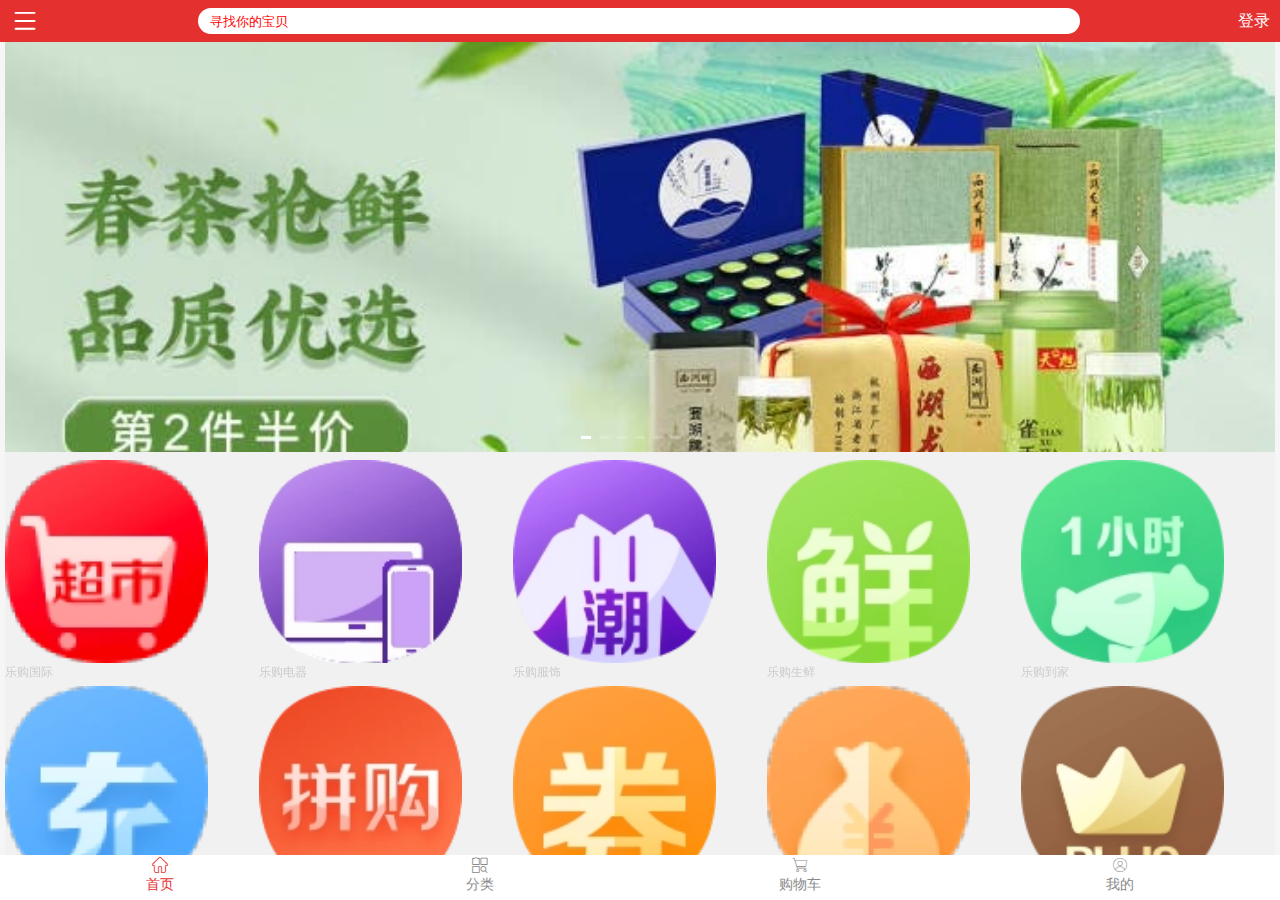
<file: index.html>
<!DOCTYPE html>
<html lang="en">

<head>
    <meta charset="UTF-8">
    <meta name="viewport" content="width=device-width, initial-scale=1.0">
    <title>Document</title>
    <!-- 引入重置样式 -->
    <link rel="stylesheet" href="./css/reset.css">
    <!-- 引入公共样式 -->
    <link rel="stylesheet" href="./css/common.css">
    <!-- 阿里巴巴矢量图 -->
    <link rel="stylesheet" href="./lib/iconfont/iconfont.css">
    <!-- 引入轮播css插件 -->
    <link rel="stylesheet" href="./lib/swiper/css/swiper.min.css">
    <!-- 引入当前css -->
    <link rel="stylesheet" href="./css/index.css">
</head>

<body>
    <!-- 头部 -->
    <header>
        <!-- 菜单 -->
        <span class="iconfont icon-caidan"></span>
        <!-- 搜索框 -->
        <input type="search" placeholder="寻找你的宝贝">
        <!-- 登录 -->
        <a href="#">登录</a>
    </header>
    <!-- 主体 -->
    <main class="main">
        <!-- 轮播图 -->
        <div class="swiper-container swiper1 banner">
            <div class="swiper-wrapper">
                <div class="swiper-slide">
                    <a href="#">
                        <img src="./images/banner01.dpg" alt="">
                    </a>
                </div>
                <div class="swiper-slide">
                    <a href="#">
                        <img src="./images/banner02.dpg" alt="" />
                    </a>
                </div>
                <div class="swiper-slide">
                    <a href="#">
                        <img src="./images/banner03.jpg" alt="" />
                    </a>
                </div>
                <div class="swiper-slide">
                    <a href="#">
                        <img src="./images/banner04.dpg" alt="" />
                    </a>
                </div>
                <div class="swiper-slide">
                    <a href="#">
                        <img src="./images/banner05.dpg" alt="" />
                    </a>
                </div>
                <div class="swiper-slide">
                    <a href="#">
                        <img src="./images/banner06.dpg" alt="" />
                    </a>
                </div>
                <div class="swiper-slide">
                    <a href="#">
                        <img src="./images/banner07.dpg" alt="" />
                    </a>
                </div>
            </div>
            <div class="swiper-pagination"></div>
        </div>
        <!-- nav -->
        <div class="swiper-container swiper2 nav">
            <div class="swiper-wrapper">
                <div class="swiper-slide">
                    <ul>
                        <li class="nav-item">
                            <a href="#">
                                <img src="./images/nav-icon-01.webp" alt="">
                                <p>乐购国际</p>
                            </a>
                        </li>
                        <li class="nav-item">
                            <a href="#">
                                <img src="./images/nav-icon-02.webp" alt="">
                                <p>乐购电器</p>
                            </a>
                        </li>
                        <li class="nav-item">
                            <a href="#">
                                <img src="./images/nav-icon-03.webp" alt="">
                                <p>乐购服饰</p>
                            </a>
                        </li>
                        <li class="nav-item">
                            <a href="#">
                                <img src="./images/nav-icon-04.webp" alt="">
                                <p>乐购生鲜</p>
                            </a>
                        </li>
                        <li class="nav-item">
                            <a href="#">
                                <img src="./images/nav-icon-05.webp" alt="">
                                <p>乐购到家</p>
                            </a>
                        </li>
                        <li class="nav-item">
                            <a href="#">
                                <img src="./images/nav-icon-06.webp" alt="">
                                <p>充值缴费</p>
                            </a>
                        </li>
                        <li class="nav-item">
                            <a href="#">
                                <img src="./images/nav-icon-07.webp" alt="">
                                <p>9.9元拼</p>
                            </a>
                        </li>
                        <li class="nav-item">
                            <a href="#">
                                <img src="./images/nav-icon-08.webp" alt="">
                                <p>领券</p>
                            </a>
                        </li>
                        <li class="nav-item">
                            <a href="#">
                                <img src="./images/nav-icon-09.webp" alt="">
                                <p>赚钱</p>
                            </a>
                        </li>
                        <li class="nav-item">
                            <a href="#">
                                <img src="./images/nav-icon-10.webp" alt="">
                                <p>PLUS会员</p>
                            </a>
                        </li>
                    </ul>
                </div>
                <div class="swiper-slide">
                    <ul>
                        <li class="nav-item">
                            <a href="#">
                                <img src="./images/nav-icon-01.webp" alt="">
                                <p>乐购国际</p>
                            </a>
                        </li>
                        <li class="nav-item">
                            <a href="#">
                                <img src="./images/nav-icon-02.webp" alt="">
                                <p>乐购电器</p>
                            </a>
                        </li>
                        <li class="nav-item">
                            <a href="#">
                                <img src="./images/nav-icon-03.webp" alt="">
                                <p>乐购服饰</p>
                            </a>
                        </li>
                        <li class="nav-item">
                            <a href="#">
                                <img src="./images/nav-icon-04.webp" alt="">
                                <p>乐购生鲜</p>
                            </a>
                        </li>
                        <li class="nav-item">
                            <a href="#">
                                <img src="./images/nav-icon-05.webp" alt="">
                                <p>乐购到家</p>
                            </a>
                        </li>
                        <li class="nav-item">
                            <a href="#">
                                <img src="./images/nav-icon-06.webp" alt="">
                                <p>充值缴费</p>
                            </a>
                        </li>
                        <li class="nav-item">
                            <a href="#">
                                <img src="./images/nav-icon-07.webp" alt="">
                                <p>9.9元拼</p>
                            </a>
                        </li>
                        <li class="nav-item">
                            <a href="#">
                                <img src="./images/nav-icon-08.webp" alt="">
                                <p>领券</p>
                            </a>
                        </li>
                        <li class="nav-item">
                            <a href="#">
                                <img src="./images/nav-icon-09.webp" alt="">
                                <p>赚钱</p>
                            </a>
                        </li>
                        <li class="nav-item">
                            <a href="#">
                                <img src="./images/nav-icon-10.webp" alt="">
                                <p>PLUS会员</p>
                            </a>
                        </li>
                    </ul>
                </div>
            </div>
            <!-- 如果需要分页器 -->
            <div class="swiper-pagination"></div>
        </div>
        <!-- 乐购秒杀 seckill -->
        <div class="seckill">
            <div class="seckill-title">
                <h1>乐购秒杀</h1>
                <p>8点场
                    <span>00:</span>
                    <span>36:</span>
                    <span>08</span>
                </p>
                
                <a href="#">更多秒杀<span class="iconfont icon-youjiantou-tianchong"></span></a>
            </div>
            <ul class="seckill-content">
                <li>
                    <a href="#">
                        <img src="./images/seckill-img01.dpg" alt="">
                        <p>￥1699</p>
                        <del>￥2699</del>
                    </a>
                </li>
                <li>
                    <a href="#">
                        <img src="./images/seckill-img02.dpg" alt="">
                        <p>￥1699</p>
                        <del>￥2699</del>
                    </a>
                </li>
                <li>
                    <a href="#">
                        <img src="./images/seckill-img03.dpg" alt="">
                        <p>￥1699</p>
                        <del>￥2699</del>
                    </a>
                </li>
                <li>
                    <a href="#">
                        <img src="./images/seckill-img04.dpg" alt="">
                        <p>￥1699</p>
                        <del>￥2699</del>
                    </a>
                </li>
            </ul>
        </div>
        <!-- 新人 newUser -->
        <div class="newUser">
            <img src="./images/new-user01.dpg" alt="">
            <img src="./images/new-user02.dpg" alt="">
        </div>
        <!-- 每日逛 daily-shopping -->
        <div class="daily-shopping">
            <div class="daily-shopping-title">
                <img src="./images/daily-shopping-title-img.dpg" alt="">
            </div>
            <div class="daily-shopping-list">
                <ul>
                    <li>
                        <a href="#">
                            <p class="p1">兔息星球</p>
                            <p class="p2">白条兔息购</p>
                            <img src="./images/daily-shopping-img01.dpg" alt="">
                        </a>
                    </li>
                    <li>
                        <a href="#">
                            <p class="p1">每日特价</p>
                            <p class="p2">9块9疯抢</p>
                            <img src="./images/daily-shopping-img02.dpg" alt="">
                        </a>
                    </li>
                    <li>
                        <a href="#">
                            <p class="p1">品牌闪购</p>
                            <p class="p2">汇大牌好价</p>
                            <img src="./images/daily-shopping-img03.dpg" alt="">
                        </a>
                    </li>
                    <li>
                        <a href="#">
                            <p class="p1">乐购直播</p>
                            <p class="p2">好货即可购买</p>
                            <img src="./images/daily-shopping-img04.dpg" alt="">
                        </a>
                    </li>
                    <li>
                        <a href="#">
                            <p class="p1">排行榜</p>
                            <p class="p2">热销推荐</p>
                            <img src="./images/daily-shopping-img05.dpg" alt="">
                        </a>
                    </li>
                    <li>
                        <a href="#">
                            <p class="p1">拍拍好物</p>
                            <p class="p2">二手优品</p>
                            <img src="./images/daily-shopping-img06.dpg" alt="">
                        </a>
                    </li>
                    <li>
                        <a href="#">
                            <p class="p1">新品首发</p>
                            <p class="p2">新品大赏</p>
                            <img src="./images/daily-shopping-img07.dpg" alt="">
                        </a>
                    </li>
                    <li>
                        <a href="#">
                            <p class="p1">发现好货</p>
                            <p class="p2">发现品质生活</p>
                            <img src="./images/daily-shopping-img08.dpg" alt="">
                        </a>
                    </li>
                </ul>
            </div>
        </div>
        <!-- 乐购快报 -->
        <div class="bulletion">
            <h2>乐购快报</h2>
            <div class="swiper-container swiper3">
                <div class="swiper-wrapper">
                    <div class="swiper-slide">
                        <p><span>HOT01</span>.首先加载插件，需要用到的文件有swiper.min.js和swiper.min.css文件。可下载Swiper文件或使用CDN。</p>
                    </div>
                    <div class="swiper-slide">
                        <p><span>HOT02</span>.首先加载插件，需要用到的文件有swiper.min.js和swiper.min.css文件。可下载Swiper文件或使用CDN。</p>
                    </div>
                    <div class="swiper-slide">
                        <p><span>HOT03</span>.首先加载插件，需要用到的文件有swiper.min.js和swiper.min.css文件。可下载Swiper文件或使用CDN。</p>
                    </div>
                </div>
            </div>
            <span>|更多</span>
        </div>
        <!-- 为你推荐 -->
        <div class="recommend-title">
            <img src="./images/recommend-title-img.png" alt="">
        </div>
        <ul class="recommend-list">
            <li>
                <a href="#">
                    <img src="./images/recommend-list-img01.webp" alt="">
                    <p>野狼军表钢带手表男士机械表 瑞士原装机械机芯 防水透底潜水表双历夜光
                        商务男士蓝黑綠水鬼手表V5.1 本色蓝面款-蓝光（晒单赠尼龙表带）
                    </p>
                    <p>
                        <span>￥3880</span>
                        <button>找相似</button>
                    </p>
                </a>
            </li>
            <li>
                <a href="#">
                    <img src="./images/recommend-list-img02.webp" alt="">
                    <p>野狼军表钢带手表男士机械表 瑞士原装机械机芯 防水透底潜水表双历夜光
                        商务男士蓝黑綠水鬼手表V5.1 本色蓝面款-蓝光（晒单赠尼龙表带）
                    </p>
                    <p>
                        <span>￥3880</span>
                        <button>找相似</button>
                    </p>
                </a>
            </li>
            <li>
                <a href="#">
                    <img src="./images/recommend-list-img03.webp" alt="">
                    <p>野狼军表钢带手表男士机械表 瑞士原装机械机芯 防水透底潜水表双历夜光
                        商务男士蓝黑綠水鬼手表V5.1 本色蓝面款-蓝光（晒单赠尼龙表带）
                    </p>
                    <p>
                        <span>￥3880</span>
                        <button>找相似</button>
                    </p>
                </a>
            </li>
            <li>
                <a href="#">
                    <img src="./images/recommend-list-img04.webp" alt="">
                    <p>野狼军表钢带手表男士机械表 瑞士原装机械机芯 防水透底潜水表双历夜光
                        商务男士蓝黑綠水鬼手表V5.1 本色蓝面款-蓝光（晒单赠尼龙表带）
                    </p>
                    <p>
                        <span>￥3880</span>
                        <button>找相似</button>
                    </p>
                </a>
            </li>
            <li>
                <a href="#">
                    <img src="./images/recommend-list-img05.webp" alt="">
                    <p>野狼军表钢带手表男士机械表 瑞士原装机械机芯 防水透底潜水表双历夜光
                        商务男士蓝黑綠水鬼手表V5.1 本色蓝面款-蓝光（晒单赠尼龙表带）
                    </p>
                    <p>
                        <span>￥3880</span>
                        <button>找相似</button>
                    </p>
                </a>
            </li>
            <li>
                <a href="#">
                    <img src="./images/recommend-list-img06.webp" alt="">
                    <p>野狼军表钢带手表男士机械表 瑞士原装机械机芯 防水透底潜水表双历夜光
                        商务男士蓝黑綠水鬼手表V5.1 本色蓝面款-蓝光（晒单赠尼龙表带）
                    </p>
                    <p>
                        <span>￥3880</span>
                        <button>找相似</button>
                    </p>
                </a>
            </li>
        </ul>
        <!-- 底线 -->
        <div class="bottom-line">
            <div class="line"></div>
            <div class="text">我也是有底线的</div>
            <div class="line"></div>
        </div>
    </main>
    <!-- 尾部 -->
    <footer class="footer">
        <div>
            <a href="index.html">
                <p class="iconfont icon-ziyuan active"></p>
                <p  class="active">首页</p>
            </a>
            
        </div>
        <div>
            <a href="category.html">
                <p class="iconfont icon-fenlei"></p>
                <p>分类</p>
            </a>
           
        </div>
        <div>
            <a href="car.html">
                <p class="iconfont icon-gouwuche"></p>
                <p>购物车</p>
            </a>
            
        </div>
        <div>
            <a href="my.html">
                <p class="iconfont icon-wode"></p>
                <p>我的</p>
            </a>
            
        </div>
    </footer>
</body>

</html>
<!-- 引入jq插件 -->
<script src="lib/jquery/jquery.js"></script>
<!-- 引入轮播插件 -->
<script src="lib/swiper/js/swiper.min.js"></script>
<!-- 引入当前页面js -->
<script src="js/index.js"></script>
</file>
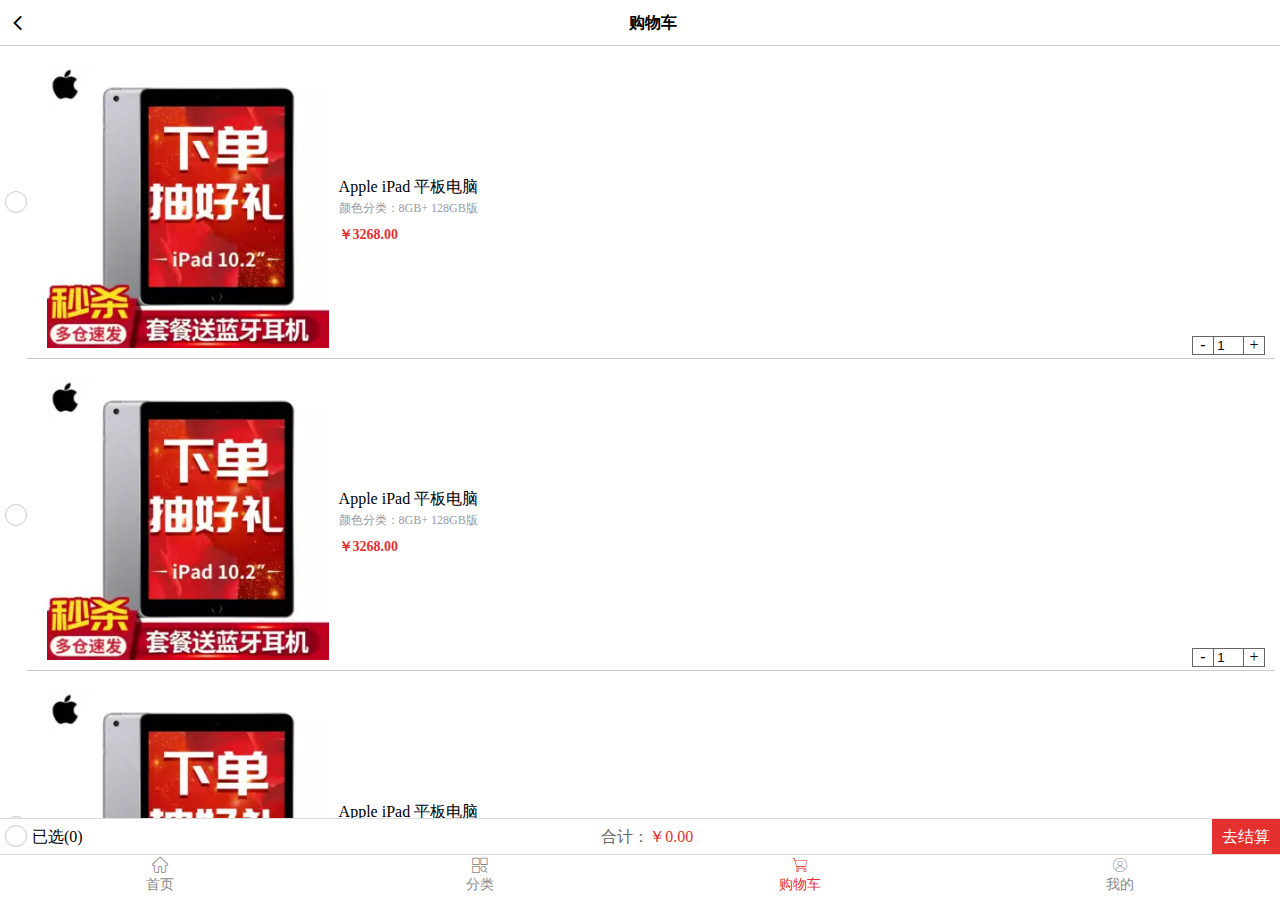
<file: car.html>
<!DOCTYPE html>
<html lang="en">

<head>
    <meta charset="UTF-8">
    <meta name="viewport" content="width=device-width, initial-scale=1.0">
    <title>Document</title>
    <!-- 引入重置样式 -->
    <link rel="stylesheet" href="./css/reset.css">
    <!-- 引入公共样式 -->
    <link rel="stylesheet" href="./css/common.css">
    <!-- 阿里巴巴矢量图 -->
    <link rel="stylesheet" href="./lib/iconfont/iconfont.css">
    <!-- 引入轮播css插件 -->
    <link rel="stylesheet" href="./lib/swiper/css/swiper.min.css">
    <!-- 引入当前css -->
    <link rel="stylesheet" href="./css/car.css">
</head>

<body>
    <!-- 头部 -->
    <header class="header">
        <span class="iconfont icon-arrow-left"></span>
        <p>购物车</p>
    </header>
    <!-- 主体 -->
    <main class="main">
        <!-- 购物车 -->
        <ul class="car-list">
            <li>
                <label class="checkbox">
                    <input type="checkbox" class="sigSel">
                    <span>✔</span>
                </label>
                <div class="content">
                    <img src="./images/shop-list-img01.webp" alt="">
                    <div>
                        <p class="p1">Apple iPad 平板电脑</p>
                        <p class="p2">颜色分类：8GB+ 128GB版</p>
                        <span>￥<span class="price">3268.00</span></span>      
                        <div class="reAdd">
                            <div class="reNum">-</div>
                            <input type="number" value="1" class="proNum">
                            <div class="addNum">+</div>
                        </div>                       
                    </div>
                </div>
            </li>
            <li>
                <label class="checkbox">
                    <input type="checkbox" class="sigSel">
                    <span>✔</span>
                </label>
                <div class="content">
                    <img src="./images/shop-list-img01.webp" alt="">
                    <div>
                        <p class="p1">Apple iPad 平板电脑</p>
                        <p class="p2">颜色分类：8GB+ 128GB版</p>
                        <span>￥<span class="price">3268.00</span></span>      
                        <div class="reAdd">
                            <div class="reNum">-</div>
                            <input type="number" value="1" class="proNum">
                            <div class="addNum">+</div>
                        </div> 
                        
                    </div>
                </div>
            </li>
            <li>
                <label class="checkbox">
                    <input type="checkbox" class="sigSel">
                    <span>✔</span>
                </label>
                <div class="content">
                    <img src="./images/shop-list-img01.webp" alt="">
                    <div>
                        <p class="p1">Apple iPad 平板电脑</p>
                        <p class="p2">颜色分类：8GB+ 128GB版</p>
                        <span>￥<span class="price">3268.00</span></span>      
                        <div class="reAdd">
                            <div class="reNum">-</div>
                            <input type="number" value="1" class="proNum">
                            <div class="addNum">+</div>
                        </div> 
                        
                    </div>
                </div>
            </li>
            <li>
                <label class="checkbox">
                    <input type="checkbox" class="sigSel">
                    <span>✔</span>
                </label>
                <div class="content">
                    <img src="./images/shop-list-img01.webp" alt="">
                    <div>
                        <p class="p1">Apple iPad 平板电脑</p>
                        <p class="p2">颜色分类：8GB+ 128GB版</p>
                        <span>￥<span class="price">3268.00</span></span>      
                        <div class="reAdd">
                            <div class="reNum">-</div>
                            <input type="number" value="1" class="proNum">
                            <div class="addNum">+</div>
                        </div> 
                        
                    </div>
                </div>
            </li>
        </ul>
        <!-- 底线 -->
        <div class="bottom-line">
            <div class="line"></div>
            <div class="text">我也是有底线的</div>
            <div class="line"></div>
        </div>
    </main>
    <!-- 结算 -->
    <div class="account">
        <label class="checkbox">
            <input type="checkbox" class="allSel">
            <span>✔</span>
        </label>
        <div>已选(<span class="allNum">0</span>)</div>
        <div>合计：<span>￥</span><span class="allPrice">0.00</span></div>
        <a href="#">去结算</a>
    </div>
    <!-- 尾部 -->
    <footer class="footer">
        <div>
            <a href="index.html">
                <p class="iconfont icon-ziyuan"></p>
                <p>首页</p>
            </a>

        </div>
        <div>
            <a href="category.html">
                <p class="iconfont icon-fenlei"></p>
                <p>分类</p>
            </a>

        </div>
        <div>
            <a href="car.html">
                <p class="iconfont icon-gouwuche active"></p>
                <p class="active">购物车</p>
            </a>

        </div>
        <div>
            <a href="my.html">
                <p class="iconfont icon-wode"></p>
                <p>我的</p>
            </a>

        </div>
    </footer>
</body>

</html>
<!-- 引入jq插件 -->
<script src="lib/jquery/jquery.js"></script>
<!-- common.js -->
<script src="js/common.js"></script>
<!-- 引入当前页面js -->
<script src="js/car.js"></script>
</file>
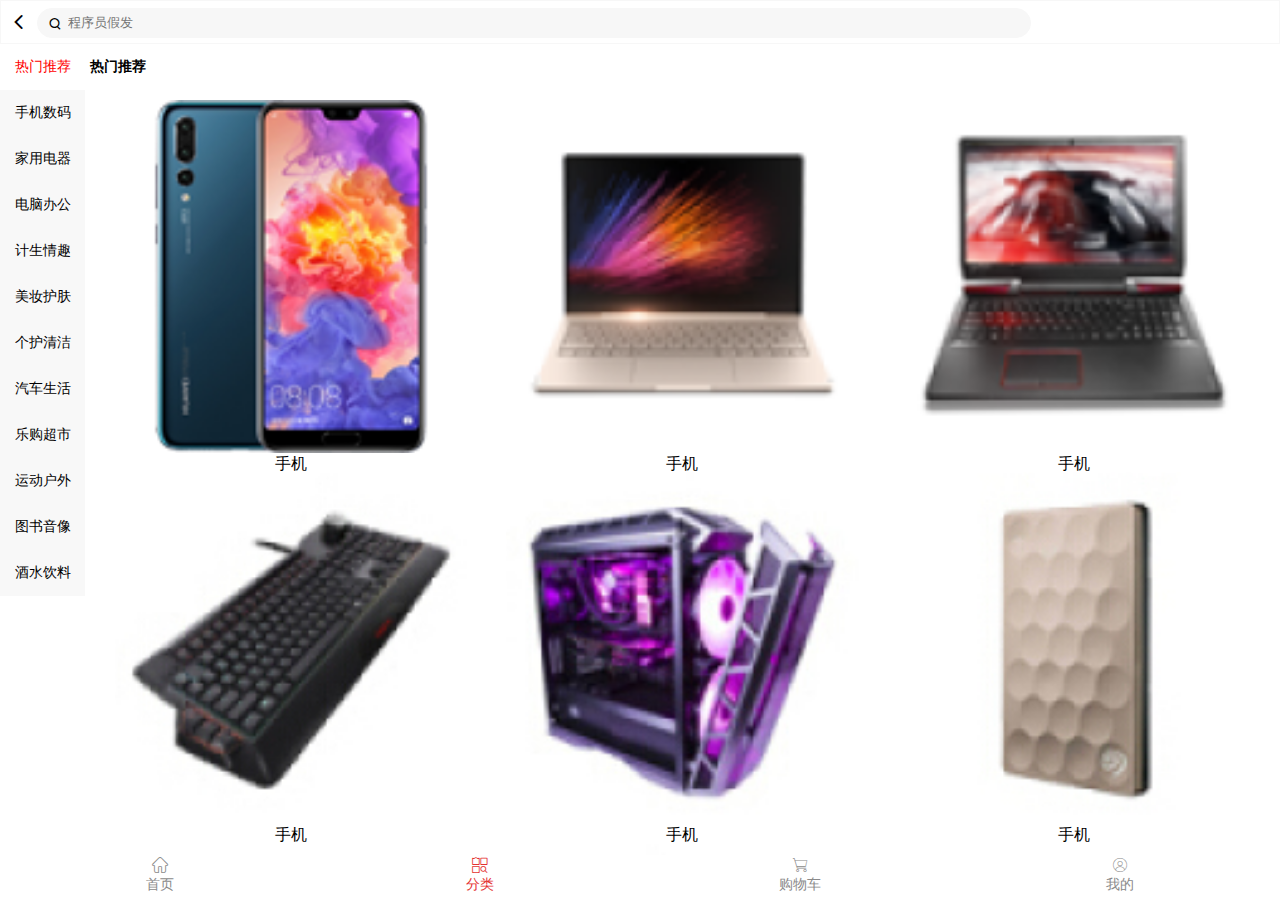
<file: category.html>
<!DOCTYPE html>
<html lang="en">
<head>
    <meta charset="UTF-8">
    <meta name="viewport" content="width=device-width, initial-scale=1.0">
    <title>Document</title>
    <!-- 引入重置样式 -->
    <link rel="stylesheet" href="./css/reset.css">
    <!-- 引入公共样式 -->
    <link rel="stylesheet" href="./css/common.css">
    <!-- 阿里巴巴矢量图 -->
    <link rel="stylesheet" href="./lib/iconfont/iconfont.css">
    <!-- 引入当前css -->
    <link rel="stylesheet" href="./css/category.css">
</head>
<body>
    <!-- 头部 -->
    <header class="header">
        <span class="iconfont icon-arrow-left"></span>
        <div>
            <span class="iconfont icon-sousuo"></span>
            <input type="text" placeholder="程序员假发" class="search-key">
        </div>
    </header>
    <!-- 主体 -->
    <main class="main">
        <!-- 左边菜单 -->   
        <ul class="cate-left">
            <li class="active"><a href="#cate1">热门推荐</a></li>
            <li><a href="#cate2">手机数码</a></li>
            <li><a href="#cate3">家用电器</a></li>
            <li><a href="#cate4">电脑办公</a></li>
            <li><a href="#">计生情趣</a></li>
            <li><a href="#">美妆护肤</a></li>
            <li><a href="#">个护清洁</a></li>
            <li><a href="#">汽车生活</a></li>
            <li><a href="#">乐购超市</a></li>
            <li><a href="#">运动户外</a></li>
            <li><a href="#">图书音像</a></li>
            <li><a href="#">酒水饮料</a></li>
        </ul> 
        <!-- 右边 -->
        <ul class="cate-right">
            <li>
                <h3 id="cate1">热门推荐</h3>
                <ul>
                    <li>
                        <a href="#">
                            <img src="./images/cagegory-img01.png" alt="">
                            <p>手机</p>
                        </a>
                    </li>
                    <li>
                        <a href="#">
                            <img src="./images/cagegory-img02.png" alt="">
                            <p>手机</p>
                        </a>
                    </li>
                    <li>
                        <a href="#">
                            <img src="./images/cagegory-img03.png" alt="">
                            <p>手机</p>
                        </a>
                    </li>
                    <li>
                        <a href="#">
                            <img src="./images/cagegory-img04.png" alt="">
                            <p>手机</p>
                        </a>
                    </li>
                    <li>
                        <a href="#">
                            <img src="./images/cagegory-img05.png" alt="">
                            <p>手机</p>
                        </a>
                    </li>
                    <li>
                        <a href="#">
                            <img src="./images/cagegory-img06.png" alt="">
                            <p>手机</p>
                        </a>
                    </li>
                    <li>
                        <a href="#">
                            <img src="./images/cagegory-img07.png" alt="">
                            <p>手机</p>
                        </a>
                    </li>
                    <li>
                        <a href="#">
                            <img src="./images/cagegory-img08.png" alt="">
                            <p>手机</p>
                        </a>
                    </li>
                    <li>
                        <a href="#">
                            <img src="./images/cagegory-img09.png" alt="">
                            <p>手机</p>
                        </a>
                    </li>
                </ul>
            </li>
            <li>
                <h3 id="cate2">手机数码</h3>
                <ul>
                    <li>
                        <a href="#">
                            <img src="./images/cagegory-img01.png" alt="">
                            <p>手机</p>
                        </a>
                    </li>
                    <li>
                        <a href="#">
                            <img src="./images/cagegory-img02.png" alt="">
                            <p>手机</p>
                        </a>
                    </li>
                    <li>
                        <a href="#">
                            <img src="./images/cagegory-img03.png" alt="">
                            <p>手机</p>
                        </a>
                    </li>
                    <li>
                        <a href="#">
                            <img src="./images/cagegory-img04.png" alt="">
                            <p>手机</p>
                        </a>
                    </li>
                    <li>
                        <a href="#">
                            <img src="./images/cagegory-img05.png" alt="">
                            <p>手机</p>
                        </a>
                    </li>
                    <li>
                        <a href="#">
                            <img src="./images/cagegory-img06.png" alt="">
                            <p>手机</p>
                        </a>
                    </li>
                    <li>
                        <a href="#">
                            <img src="./images/cagegory-img07.png" alt="">
                            <p>手机</p>
                        </a>
                    </li>
                    <li>
                        <a href="#">
                            <img src="./images/cagegory-img08.png" alt="">
                            <p>手机</p>
                        </a>
                    </li>
                    <li>
                        <a href="#">
                            <img src="./images/cagegory-img09.png" alt="">
                            <p>手机</p>
                        </a>
                    </li>
                </ul>
            </li>
            <li>
                <h3 id="cate3">家用电器</h3>
                <ul>
                    <li>
                        <a href="#">
                            <img src="./images/cagegory-img01.png" alt="">
                            <p>手机</p>
                        </a>
                    </li>
                    <li>
                        <a href="#">
                            <img src="./images/cagegory-img02.png" alt="">
                            <p>手机</p>
                        </a>
                    </li>
                    <li>
                        <a href="#">
                            <img src="./images/cagegory-img03.png" alt="">
                            <p>手机</p>
                        </a>
                    </li>
                    <li>
                        <a href="#">
                            <img src="./images/cagegory-img04.png" alt="">
                            <p>手机</p>
                        </a>
                    </li>
                    <li>
                        <a href="#">
                            <img src="./images/cagegory-img05.png" alt="">
                            <p>手机</p>
                        </a>
                    </li>
                    <li>
                        <a href="#">
                            <img src="./images/cagegory-img06.png" alt="">
                            <p>手机</p>
                        </a>
                    </li>
                    <li>
                        <a href="#">
                            <img src="./images/cagegory-img07.png" alt="">
                            <p>手机</p>
                        </a>
                    </li>
                    <li>
                        <a href="#">
                            <img src="./images/cagegory-img08.png" alt="">
                            <p>手机</p>
                        </a>
                    </li>
                    <li>
                        <a href="#">
                            <img src="./images/cagegory-img09.png" alt="">
                            <p>手机</p>
                        </a>
                    </li>
                </ul>
            </li>
            <li>
                <h3 id="cate4">电脑办公</h3>
                <ul>
                    <li>
                        <a href="#">
                            <img src="./images/cagegory-img01.png" alt="">
                            <p>手机</p>
                        </a>
                    </li>
                    <li>
                        <a href="#">
                            <img src="./images/cagegory-img02.png" alt="">
                            <p>手机</p>
                        </a>
                    </li>
                    <li>
                        <a href="#">
                            <img src="./images/cagegory-img03.png" alt="">
                            <p>手机</p>
                        </a>
                    </li>
                    <li>
                        <a href="#">
                            <img src="./images/cagegory-img04.png" alt="">
                            <p>手机</p>
                        </a>
                    </li>
                    <li>
                        <a href="#">
                            <img src="./images/cagegory-img05.png" alt="">
                            <p>手机</p>
                        </a>
                    </li>
                    <li>
                        <a href="#">
                            <img src="./images/cagegory-img06.png" alt="">
                            <p>手机</p>
                        </a>
                    </li>
                    <li>
                        <a href="#">
                            <img src="./images/cagegory-img07.png" alt="">
                            <p>手机</p>
                        </a>
                    </li>
                    <li>
                        <a href="#">
                            <img src="./images/cagegory-img08.png" alt="">
                            <p>手机</p>
                        </a>
                    </li>
                    <li>
                        <a href="#">
                            <img src="./images/cagegory-img09.png" alt="">
                            <p>手机</p>
                        </a>
                    </li>
                </ul>
            </li>
        </ul>
    </main>
    <!-- 尾部 -->
    <footer class="footer">
        <div>
            <a href="index.html">
                <p class="iconfont icon-ziyuan"></p>
                <p>首页</p>
            </a>
            
        </div>
        <div>
            <a href="category.html">
                <p class="iconfont icon-fenlei active"></p>
                <p class="active">分类</p>
            </a>
           
        </div>
        <div>
            <a href="car.html">
                <p class="iconfont icon-gouwuche"></p>
                <p>购物车</p>
            </a>
            
        </div>
        <div>
            <a href="my.html">
                <p class="iconfont icon-wode"></p>
                <p>我的</p>
            </a>
            
        </div>
    </footer>
</body>
</html>
<!-- 引入jq插件 -->
<script src="lib/jquery/jquery.js"></script>
<!-- common.js -->
<script src="js/common.js"></script>
<!-- 引入当前页面js -->
<script src="js/category.js"></script>
</file>
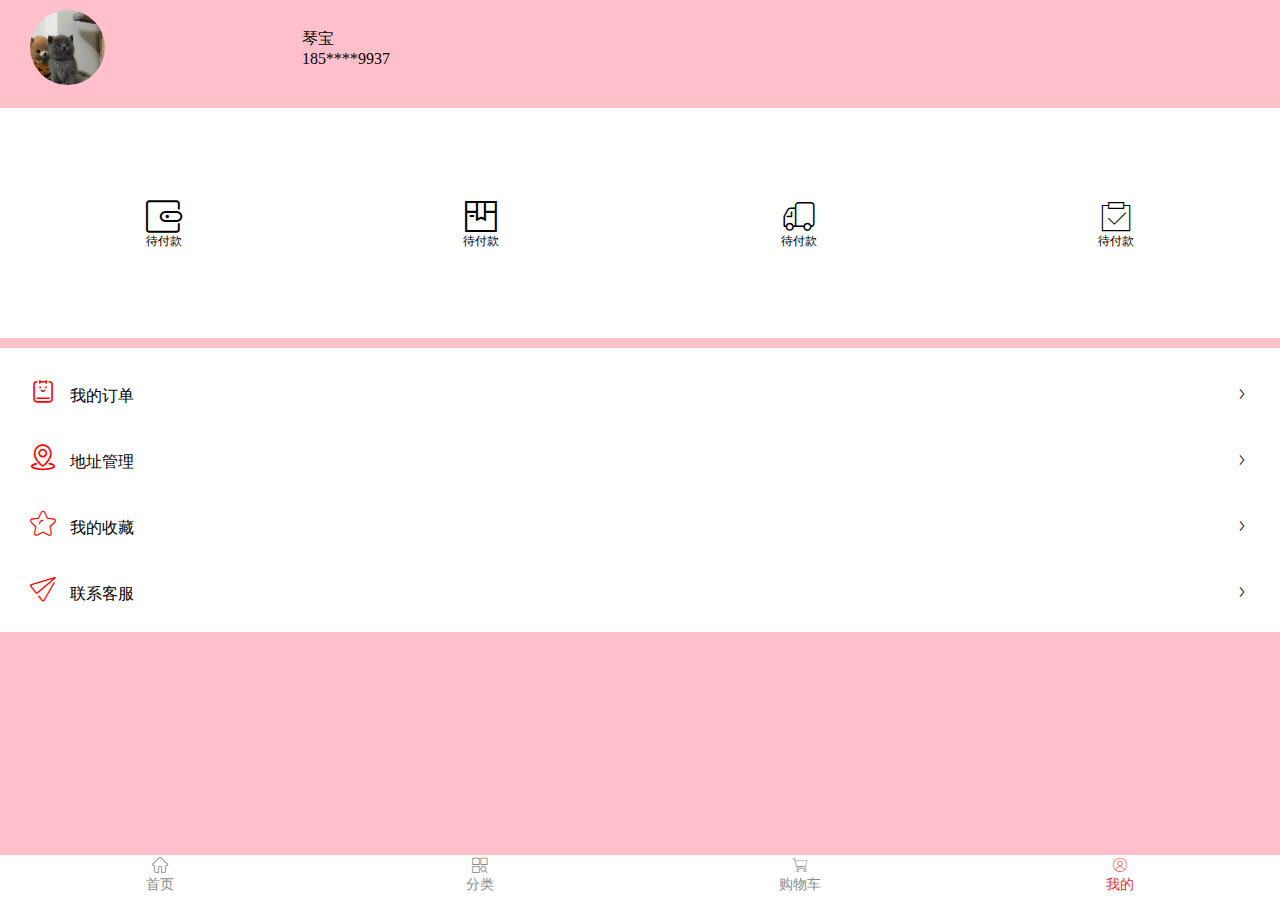
<file: my.html>
<!DOCTYPE html>
<html lang="en">

<head>
    <meta charset="UTF-8">
    <meta name="viewport" content="width=device-width, initial-scale=1.0">
    <title>Document</title>
    <!-- 引入重置样式 -->
    <link rel="stylesheet" href="./css/reset.css">
    <!-- 引入公共样式 -->
    <link rel="stylesheet" href="./css/common.css">
    <!-- 阿里巴巴矢量图 -->
    <link rel="stylesheet" href="./lib/iconfont/iconfont.css">
    <!-- 引入插件css -->
    <link rel="stylesheet" href="./css/myheadjq.css">
    <!-- 引入当前css -->
    <link rel="stylesheet" href="./css/my.css">
</head>

<body>
    <!-- 顶端 -->
    <div class="top">
        <div class="box">
            <div class="ft_img" id="ft_img">
                <img src="./images/02.png" class="t_img" />
            </div>
            <div class="s_box" id="sbox">
                <div class="header">
                    <p>设置头像</p>
                    <span class="close" id="close">x</span>
                </div>
                <hr width="80%" color="#e0e0eb" />
                <div id="t_img">
                    <img src="./images/01.png" />
                    <img src="./images/02.png" />
                </div>
                <hr width="80%" color="#e0e0eb" />
                <div class="bt_box">
                    <input type="file" name="file0" id="file0" accept="image/*" />
                    <a class="gb" href="javascript:" id="hide">关闭</a>
                    <a class="queren" href="javascript:" id="but">保存头像</a>
                </div>
            </div>
        </div>
        <div>
            <p>琴宝</p>
            <p>185****9937</p>
        </div>
    </div>
    <!-- 主体 -->
    <main class="main">     
        <!-- order-info -->
        <ul class="order-info">
            <li>
                <a href="#">
                    <p class="iconfont icon-daifukuan"></p>
                    <p>待付款</p>
                </a>
            </li>
            <li>
                <a href="#">
                    <p class="iconfont icon-daifahuo"></p>
                    <p>待付款</p>
                </a>
            </li>
            <li>
                <a href="#">
                    <p class="iconfont icon-daishouhuo-"></p>
                    <p>待付款</p>
                </a>
            </li>
            <li>
                <a href="#">
                    <p class="iconfont icon-yiwancheng"></p>
                    <p>待付款</p>
                </a>
            </li>
        </ul>
        <!-- function-list -->
        <ul class="function-list">
            <li>
                <a href="#">
                    <div>
                        <span class="iconfont icon-shouye"></span>
                        <span>我的订单</span>
                    </div>
                    <span class="iconfont icon-youjiantou"></span>
                </a>
            </li>
            <li>
                <a href="#">
                    <div>
                        <span class="iconfont icon-dizhi"></span>
                        <span>地址管理</span>
                    </div>
                    <span class="iconfont icon-youjiantou"></span>
                </a>
            </li>
            <li>
                <a href="#">
                    <div>
                        <span class="iconfont icon-shoucang"></span>
                        <span>我的收藏</span>
                    </div>
                    <span class="iconfont icon-youjiantou"></span>
                </a>
            </li>
            <li>
                <a href="#">
                    <div>
                        <span class="iconfont icon-lianxiwomen"></span>
                        <span>联系客服</span>
                    </div>
                    <span class="iconfont icon-youjiantou"></span>
                </a>
            </li>
        </ul>
    </main>
    <!-- 尾部 -->
    <footer class="footer">
        <div>
            <a href="index.html">
                <p class="iconfont icon-ziyuan"></p>
                <p>首页</p>
            </a>

        </div>
        <div>
            <a href="category.html">
                <p class="iconfont icon-fenlei"></p>
                <p>分类</p>
            </a>

        </div>
        <div>
            <a href="car.html">
                <p class="iconfont icon-gouwuche"></p>
                <p>购物车</p>
            </a>

        </div>
        <div>
            <a href="my.html">
                <p class="iconfont icon-wode active"></p>
                <p class="active">我的</p>
            </a>

        </div>
    </footer>
</body>

</html>
<!-- 引入jq插件 -->
<script src="lib/jquery/jquery.js"></script>

<!-- 引入当前页面js -->
<script src="js/my.js"></script>
</file>
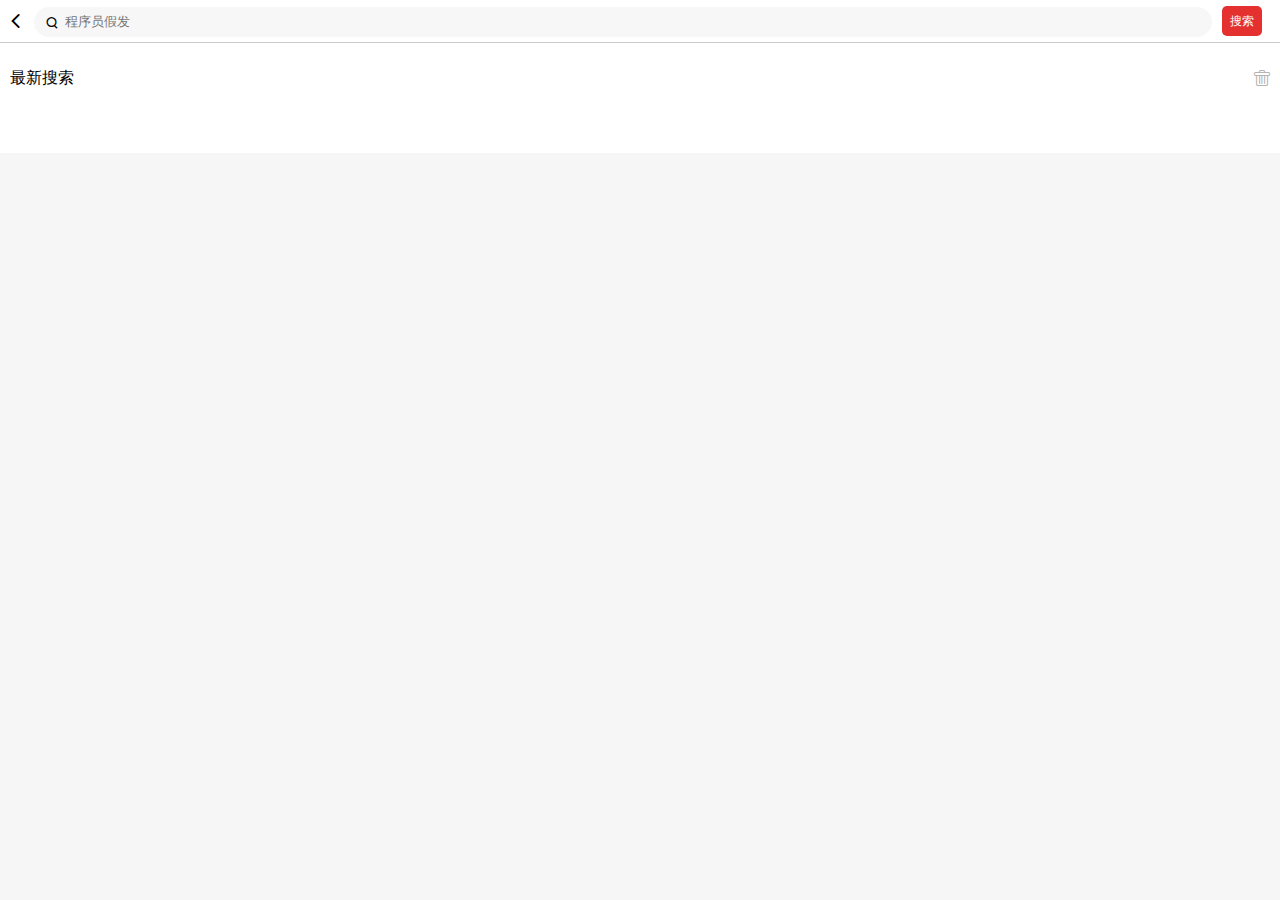
<file: search.html>
<!DOCTYPE html>
<html lang="en">

<head>
    <meta charset="UTF-8">
    <meta name="viewport" content="width=device-width, initial-scale=1.0">
    <title>Document</title>
    <!-- 引入重置样式 -->
    <link rel="stylesheet" href="./css/reset.css">
    <!-- 引入公共样式 -->
    <link rel="stylesheet" href="./css/common.css">
    <!-- 阿里巴巴矢量图 -->
    <link rel="stylesheet" href="./lib/iconfont/iconfont.css">
    <!-- 引入当前css -->
    <link rel="stylesheet" href="./css/search.css">
</head>

<body>
    <!-- 头部 -->
    <header class="header">
        <span class="iconfont icon-arrow-left"></span>
        <div>
            <span class="iconfont icon-sousuo" id="back"></span>
            <input type="text" placeholder="程序员假发" id="kw">
        </div>
        <button type="button" id="kw-btn">搜索</button>
    </header>
    <main class="main">
        <!-- 历史纪录 -->
        <div class="history-content">
            <div>
                <p>最新搜索</p>
                <span class="iconfont icon-shanchu" id="delete"></span>
            </div>
            <ul class="search-list">
                         
            </ul>
        </div>
    </main>

</body>

</html>
<!-- 引入jq插件 -->
<script src="lib/jquery/jquery.js"></script>
<!-- 引入当前页面js -->
<script src="js/search.js"></script>
<!-- common -->
<script src="js/common.js"></script>
</file>
<file: css/common.css>
html,
body {
    height: 100%;
}

body {
    background-color: #f6f6f6;
    display: flex;
    flex-direction: column;
}


/* 底线 */
.bottom-line{
    display: flex;
    margin: 15px 0;
}
.bottom-line .line{
    border-bottom:1px solid #ccc;
    flex:1;
    margin-bottom: 5px;
}
.bottom-line .text{
    font-size: 12px;
    color:#333;
    margin: 0 5px;
}
/* 尾部开始 */
footer {
    display: flex;
    height: 45px;
    background-color: white;
}
footer div {
    width: 25%;
}

footer div p {
    text-align: center;
    color: #8a8a8a;
    line-height: 20px;
    font-size: 14px;
}
footer .active{
    color:#E43130;
}
</file>
<file: lib/iconfont/iconfont.css>
@font-face {font-family: "iconfont";
  src: url('iconfont.eot?t=1585323217645'); /* IE9 */
  src: url('iconfont.eot?t=1585323217645#iefix') format('embedded-opentype'), /* IE6-IE8 */
  url('[data-uri]') format('woff2'),
  url('iconfont.woff?t=1585323217645') format('woff'),
  url('iconfont.ttf?t=1585323217645') format('truetype'), /* chrome, firefox, opera, Safari, Android, iOS 4.2+ */
  url('iconfont.svg?t=1585323217645#iconfont') format('svg'); /* iOS 4.1- */
}

.iconfont {
  font-family: "iconfont" !important;
  font-size: 16px;
  font-style: normal;
  -webkit-font-smoothing: antialiased;
  -moz-osx-font-smoothing: grayscale;
}

.icon-shanchu:before {
  content: "\e6a3";
}

.icon-shouye:before {
  content: "\e626";
}

.icon-lvsefenkaicankaoxianban-:before {
  content: "\e613";
}

.icon-youjiantou:before {
  content: "\e618";
}

.icon-shoucang:before {
  content: "\e627";
}

.icon-dizhi:before {
  content: "\e614";
}

.icon-daifukuan:before {
  content: "\e615";
}

.icon-xingzhuanggongnengtubiao-:before {
  content: "\e61d";
}

.icon-daifahuo:before {
  content: "\e706";
}

.icon-yiwancheng:before {
  content: "\e71e";
}

.icon-daishouhuo-:before {
  content: "\e616";
}

.icon-lianxiwomen:before {
  content: "\e617";
}

.icon-arrow-left:before {
  content: "\e645";
}

.icon-sousuo:before {
  content: "\e61c";
}

.icon-youjiantou-tianchong:before {
  content: "\e73d";
}

.icon-fenlei:before {
  content: "\e612";
}

.icon-wode:before {
  content: "\e666";
}

.icon-caidan:before {
  content: "\e609";
}

.icon-ziyuan:before {
  content: "\e60b";
}

.icon-gouwuche:before {
  content: "\e632";
}
</file>
<file: css/index.css>
header {
    height: 42px;
    background-color: #E43130;
}

main {
    flex: 1;
    overflow-y: scroll;
    padding: 0 5px;
}



/* 头部开始 */
header {
    display: flex;
    justify-content: space-between;
    align-items: center;
    padding:0 10px;
    box-sizing: border-box;
    line-height: 42px;
}

/* 头部菜单 */
header span {
    color: #fff;
    font-size: 30px !important;
}

/* 头部搜索框 */
header input {
    width:70%;
    height:60%;
    border: none;
    border-radius: 20px;
    padding: 12px;
    box-sizing: border-box;
}
header input::placeholder{
    color:red;
}

/* 头部登录 */
header a{
    color: #fff;
    
}


/* 主体开始 */
/* banner */
.main .banner {
    height: 32vw;
    background-color: #ccc; 
    /* margin: 0px -10px; */
    box-sizing: border-box;
}

.main .banner img {
    width: 100%;
}

/* 分页器 */
.main .banner .swiper-pagination .swiper-pagination-bullet {
    width: 10px;
    height: 3px;
    background-color: #fff;
    border-radius: 0%;
    -webkit-border-radius: 0%;
    -moz-border-radius: 0%;
    -ms-border-radius: 0%;
    -o-border-radius: 0%;
}

/* nav */
.nav {
    background-color: #f1f1f1;
    padding-bottom: 13vw;
    height: 40vw;
}
.nav ul{
    display: flex;
    justify-content:space-between;
    flex-wrap: wrap;
    padding-bottom: 30px;   
}
.nav ul li{
    margin-top: 8px;
    width: 20%;
}
.nav ul li img{
    width:80%;
}
.nav ul li p{
    font-size: 12px;
    color:#ccc;
}
/* 分页器 */
.main .nav .swiper-pagination .swiper-pagination-bullet {
    width: 10px;
    height: 3px;
    background-color: red;
    border-radius: 0%;
    -webkit-border-radius: 0%;
    -moz-border-radius: 0%;
    -ms-border-radius: 0%;
    -o-border-radius: 0%;
}

/* 乐购秒杀 */
.seckill {
    border-radius: 10px;
    background-color: #fff;
    box-sizing: border-box;
}

.seckill-title {
    display: flex;
    justify-content: space-between;
    padding: 10px 10px 0;
    box-sizing: border-box;
}

.seckill-title h1 {
    font-size: 20px;
    font-weight: bold;
}

.seckill-title p{
    font-size: 12px;
    margin-top: 7px;
    font-weight: bold;
    flex:1;
    margin:8px 5px;
}
.seckill-title span{
    font-weight: normal;
}

.seckill-title a {
    margin-top: 3px;
    color: red;
}

.seckill-content {
    display: flex;
    justify-content: space-around;
}

.seckill-content li {
    padding: 10px 5px;
    text-align: center;
}

.seckill-content li img {
    width: 100%;
}

.seckill-content li p {
    font-size: 14px;
    color: #E43130;
    font-weight: bold;
}

.seckill-content li del {
    color: #000;
    font-size: 12px;
}

/*   新人 newUser */
.newUser {
    margin-top: 10px;
    display: flex;
    justify-content: space-between;
    box-sizing: border-box;
}

.newUser img {
    border-radius: 10px;
    width: 49%;
    height: 50%;
}

/* 每日逛 daily-shopping */
.daily-shopping .daily-shopping-title img {
    width: 100%;
    margin-top: 8px;
}

.daily-shopping-list ul {
    display: flex;
    flex-wrap: wrap;
    justify-content: space-between;
}

.daily-shopping-list ul li {
    background-color: #fff;
    width: -webkit-calc(24.8% - 0.75px);
    margin-bottom: 2px;
}

.daily-shopping-list ul li a .p1 {
    text-align: center;
    line-height: 26px;
    color: transparent;
}

.daily-shopping-list ul li:nth-child(odd) a .p1 {
    background: -webkit-linear-gradient(90deg, #FF2A00 60%, #FF00AF 40%);
    /*必需加前缀 -webkit- 才支持这个text值 */
    -webkit-background-clip: text;
    /*text-fill-color会覆盖color所定义的字体颜色： */
    -webkit-text-fill-color: transparent;
}
.daily-shopping-list ul li:nth-child(even) a .p1 {
    background: -webkit-linear-gradient(45deg, #2AD396 60%, #85BB1F 40%);
    /*必需加前缀 -webkit- 才支持这个text值 */
    -webkit-background-clip: text;
    /*text-fill-color会覆盖color所定义的字体颜色： */
    -webkit-text-fill-color: transparent;
}

.daily-shopping-list ul li a .p2 {
    font-size: 12px;
    color: #000;
    text-align: center;
    margin-bottom: 5px;
}

.daily-shopping-list ul li a img {
    width: 90%;
}

.daily-shopping-list ul li:first-child {
    border-radius: 10px 0 0 0;
}

.daily-shopping-list ul li:nth-child(4) {
    border-radius: 0 10px 0 0;
}

.daily-shopping-list ul li:nth-child(5) {
    border-radius: 0 0 0 10px;
}

.daily-shopping-list ul li:nth-child(8) {
    border-radius: 0 0 10px 0;
}

/* 乐购快报 */
.bulletion{
    height:40px;
    line-height: 40px;
    display: flex;
    justify-content: space-around;
    background-color: #fff;
    margin-top: 10px;
    border-radius: 10px;
}
.bulletion h2{
    font-size: 16px;
    font-weight: bold;
}
.bulletion>div{
    flex: 1;
}
.bulletion>div p{
    overflow: hidden;
    text-overflow: ellipsis;
    white-space: nowrap;
    font-size:12px;
}

.bulletion div span{
    color:#FF00AF;
    margin-left: 5px;
}
.bulletion>span{
    font-size: 12px;
    margin-right: 5px;
}

/* 为你推荐 */
.recommend-title{
    margin-top:10px;
}
.recommend-title img{
    width: 100%;
}
.recommend-list{
    display: flex;
    justify-content: space-between;
    flex-wrap: wrap;
    box-sizing: border-box;
}
.recommend-list li{
    width:48%;
    margin-top:10px;
}
.recommend-list li img{
    width:100%;
}
.recommend-list li p:nth-child(2){
    text-overflow: -o-ellipsis-lastline;
  overflow: hidden;
  text-overflow: ellipsis;
  display: -webkit-box;
  -webkit-line-clamp: 2;
  -webkit-box-orient: vertical;
  font-size: 14px;
  color:#000;
  padding: 2px;
  line-height: 20px;
}
.recommend-list li p:nth-child(3) span{
    color:#E43130;
}
.recommend-list li p:nth-child(3) button{
    color:#000;
    background-color:transparent;
    border: 1px solid #ccc;
    margin-left: 24px;
}
</file>
<file: css/car.css>
/* 头部 */
body,html{
    background-color: #fff;
    
}

header {
    display: flex;
    /* justify-content: center; */
    align-items: center;
    border-bottom: 1px solid #ccc;
    height: 45px;
    padding-left: 10px;
}

header span {
    font-size: 16px;
}
header p{
    flex: 1;
    text-align: center;
    font-weight: bold;
}

/* 主体 */
main{
    display: flex;
    flex-direction: column;
    flex: 1;
    overflow-y: scroll;
    padding:0 5px;
}
/* 购物车 */
.car-list li{
    
    box-sizing: border-box;
    display: flex;
    align-items: center;
   
    /* justify-content: space-between; */
}
label.checkbox input:checked + span{
    background-color: red;
    border:1px solid red;
    color:#fff;
    text-align: center;
}
label.checkbox span{
   display:inline-block;
   width:20px;
   height: 20px;
   border-radius: 50%;
   border:1px solid #ccc;
   color:transparent;
}
label.checkbox input{
    display: none;
}

.car-list .content{
    flex: 1;
    display: flex;
    align-items: center;
    padding: 10px 10px 0;
    box-sizing: border-box;
    position: relative;
    border-bottom: 1px solid #ccc;
}
.car-list .content img{
    width:22vw;
    height:22vw;
    vertical-align:middle;
    margin: 10px;
}
.car-list .content div .p1{
    line-height: 30px;
}
.car-list .content div .p2{
    color:#999BA1;
    font-size: 12px;
    margin-bottom: 12px;
}
.car-list .content div span{
    color:#E43130;
    font-size: 14px;
    font-weight: bold;
}
/* 商品加减 */
/* .car-list .content>div{
    position: relative;
} */
.car-list .reAdd{
    display: flex;
    position: absolute;
    right:10px;
    bottom:3px;
}
.car-list .reAdd div:first-child{
   width:20px;
   text-align: center;
   border:1px solid #666;
   border-right: transparent;
}
.car-list .reAdd input{
    width:25px;
    text-align: center;
    border:1px solid #666;
    outline: none;
 }
 .car-list .reAdd div:nth-child(3){
    width:20px;
    text-align: center;
    border:1px solid #666;
    border-left: transparent;
 }

 /* 结算 */
  .account{
     display: flex;
     justify-content: space-between;
     height:35px;
     border-top:1px solid #ddd;
     border-bottom:1px solid #ddd;
 }
 .account label{
    margin:6px 5px 0 5px;
}
.account div{
   line-height: 35px;
}
 .account div:nth-child(3)>span{
   color:#E43130;
 }
  .account div:nth-child(3){
     flex: 1;
     text-align: center;
     color:#666;
 }  
 .account a{
     display: inline-block;
     height:100%;
     line-height: 35px;
     background-color: #E43130;
     color:#fff;
     padding:0 10px;
 }
</file>
<file: css/category.css>
body{
    background-color: #fff;
}

/* 头部 */
header {
    height: 42px;
    display: flex;
    border: 1px solid #f7f7f7;
    line-height: 42px;
}
header>span{
    margin:0 10px;
}
header>div{
    flex:1;
    position: relative;
}
header>div>span{
    position: absolute;
    left:10px;
    top:2px;
}
header>div>input{
    width:80%;
    height:30px;
    border-radius: 20px;
    background-color: #f7f7f7;
    border:1px solid #f7f7f7;
    padding-left: 30px;
    box-sizing: border-box;
    outline: none;
}

/* 主体 */
main{
    flex: 1;
    overflow-y: scroll;
    display: flex;
}
/* 左边菜单 */
/* .cate-left{
    position: fixed;
} */
.cate-left{
    overflow-y: scroll;
}
.cate-left li{
    height:46px;
    width:85px;
    line-height: 46px;
    font-size: 14px;
    text-align: center;
    background-color: #f8f8f8;
}
.cate-left li a{
    color:#000;
}
.cate-left li.active{
    background-color: #fff;  
}
.cate-left li.active a{
    color:red;
}
/*右边 */
.cate-right{
    display: flex;
    flex:1;
    flex-wrap: wrap;
    overflow-y: scroll;
}
.cate-right>li{
    display: flex;
    flex-direction: column;
}
.cate-right li h3{
    margin-left:5px;
    font-size: 14px;
    line-height: 46px;
    font-weight: bold;
}
.cate-right li ul{
    padding:10px 10px;
    box-sizing: border-box;
    display: flex;
    flex-wrap: wrap;
    justify-content: space-around;
}
.cate-right li ul li{
    width:30%;
    text-align: center;
}
.cate-right li ul li img{
    width:100%;
}

.cate-right li ul li p{
    color:#000;
}
</file>
<file: css/myheadjq.css>
.t_img{
    width: 75px;
    height: 75px;
    border-radius: 100%;
}
.s_box{
    border-radius: 10px;
    width: 200px;
    height: auto;
    border: 1px #c2c2d6 solid;
    margin-left: 430px;
    background-color: #ccc ;
    position:fixed;
    display: none;
}
.s_box img{
    width: 61px;
    height: 61px;
    margin: 5px;
    border:1px solid #ccc;
}
.s_box img:hover{
    border-color:red ;
    transform: scale(1.25);
    transition: .5s;
}
.header{
  width: 100%;
  text-align: center;
  font-size: 14px;	
}
.close{
    color:#000;
    font-size: 21px;
    opacity: .7;
    position:absolute;
    right:8px;
    top:1px;
    cursor: pointer;
}
.bt_box .gb{
    display:inline-block;
    width:80px;
    height:35px;
    border-radius: 10px;
    background:#f3f3f3;
    color:#444;
    line-height: 35px;
    margin: 10px;
}
.bt_box .queren{
    display:inline-block;
    width:80px;
    height:35px;
    border-radius: 10px;
    background:#1a53ff;
    color:white;
    line-height: 35px;
}
.bt_box .gb:hover,.bt_box .queren:hover{
    box-shadow: 0 6px 10px 0 rgba(0,0,0,0.24),0 9px 25px 0 rgba(0,0,0,0.19);
}
.header .box p{
    width:80px;
    margin-top: 10px;
}
</file>
<file: css/my.css>
body,html{
    background-color: pink;
}
/* top */
.top{
    display: flex;
    align-items: center;
    padding: 10px;
}
.top div:first-child{
    width: 20%;
    margin-left: 10px;
}
img{
    width: 100%;  
}
.top div:nth-child(2){
    margin-left: 30px;
}
.top div:nth-child(2) p{
    line-height: 20px;
    width:80px;
}



main{
    flex: 1;
    overflow-y: scroll;
}
main .order-info{
    margin-top: 10px;
    background-color: #fff;
    display: flex;
    justify-content: center;
    align-items: center;
    height:18vw;
    padding:0 5px;
    box-sizing: border-box;
}
main .order-info li{
    width: 25%;
    text-align: center;
}
main .order-info li a p:first-child{
    font-size: 36px;
    color:#000;
}
main .order-info li a p:nth-child(2){
    font-size: 12px;
    color:#000;
}

/* function-list */
.function-list{
   margin-top: 10px;
   background-color: #fff;
   display: flex;
   flex-direction: column;
    background-color: #fff;
    padding:10px;
    margin-top: 10px;
}
.function-list li{
    padding:20px 20px;
}
.function-list li a{
    display: flex;
    justify-content: space-between;
    
}
.function-list li a span:first-child{
    font-size: 26px;
    color: red;
}
.function-list li a span:nth-child(2){
    color:#000;
    font-size: 16px;
    margin-left: 10px;
}
.function-list li a>span{
    margin-top: 8px;
    font-size: 24px;
    font-size: #ccc;
}
</file>
<file: css/search.css>
body{
    background-color: #f6f6f6;
}
/* 头部 */
header {
    height: 42px;
    display: flex;
    align-items: center;
    justify-content: space-between;
    border-bottom: 1px solid #ccc;
    line-height: 42px;
    background-color: #fff;
    padding: 0 8px;
}

header>div{
    flex:1;
    position: relative;
    margin:0 10px;
}
header>div>span{
    position: absolute;
    left:10px;
    top:2px;
}
header>div>input{
    width:100%;
    height:30px;
    border-radius: 20px;
    background-color: #f7f7f7;
    border:1px solid #f7f7f7;
    padding-left: 30px;
    box-sizing: border-box;
    outline: none;
}
header>button{
    background-color: #E43130;
    font-size: 12px;
    width:40px;
    height:30px;
    border: none;
    border-radius: 5px;
    color:#fff;
    margin-right: 10px;
}
/* 主体 */
  main{
      background-color: #fff;
  }
/* 历史搜索 */
.history-content>div{
    display: flex;
    justify-content: space-between;
    margin: 10px;
    height: 50px;
    align-items: center;
}
.history-content span{
    color: #B4B4B4;
    font-size: 16px;
}
.search-list{
    display: flex;
    flex-wrap: wrap;
    padding: 20px 20px;
}
.search-list li{
    background-color: #F0F2F5;
    color:#686868;
    padding: 2px 12px;
    margin-left: 10px;
    line-height: 20px;
    border-radius: 2px;
    margin-bottom: 10px;
    font-size: 12px;
    border-radius: 5px;
  }
</file>
